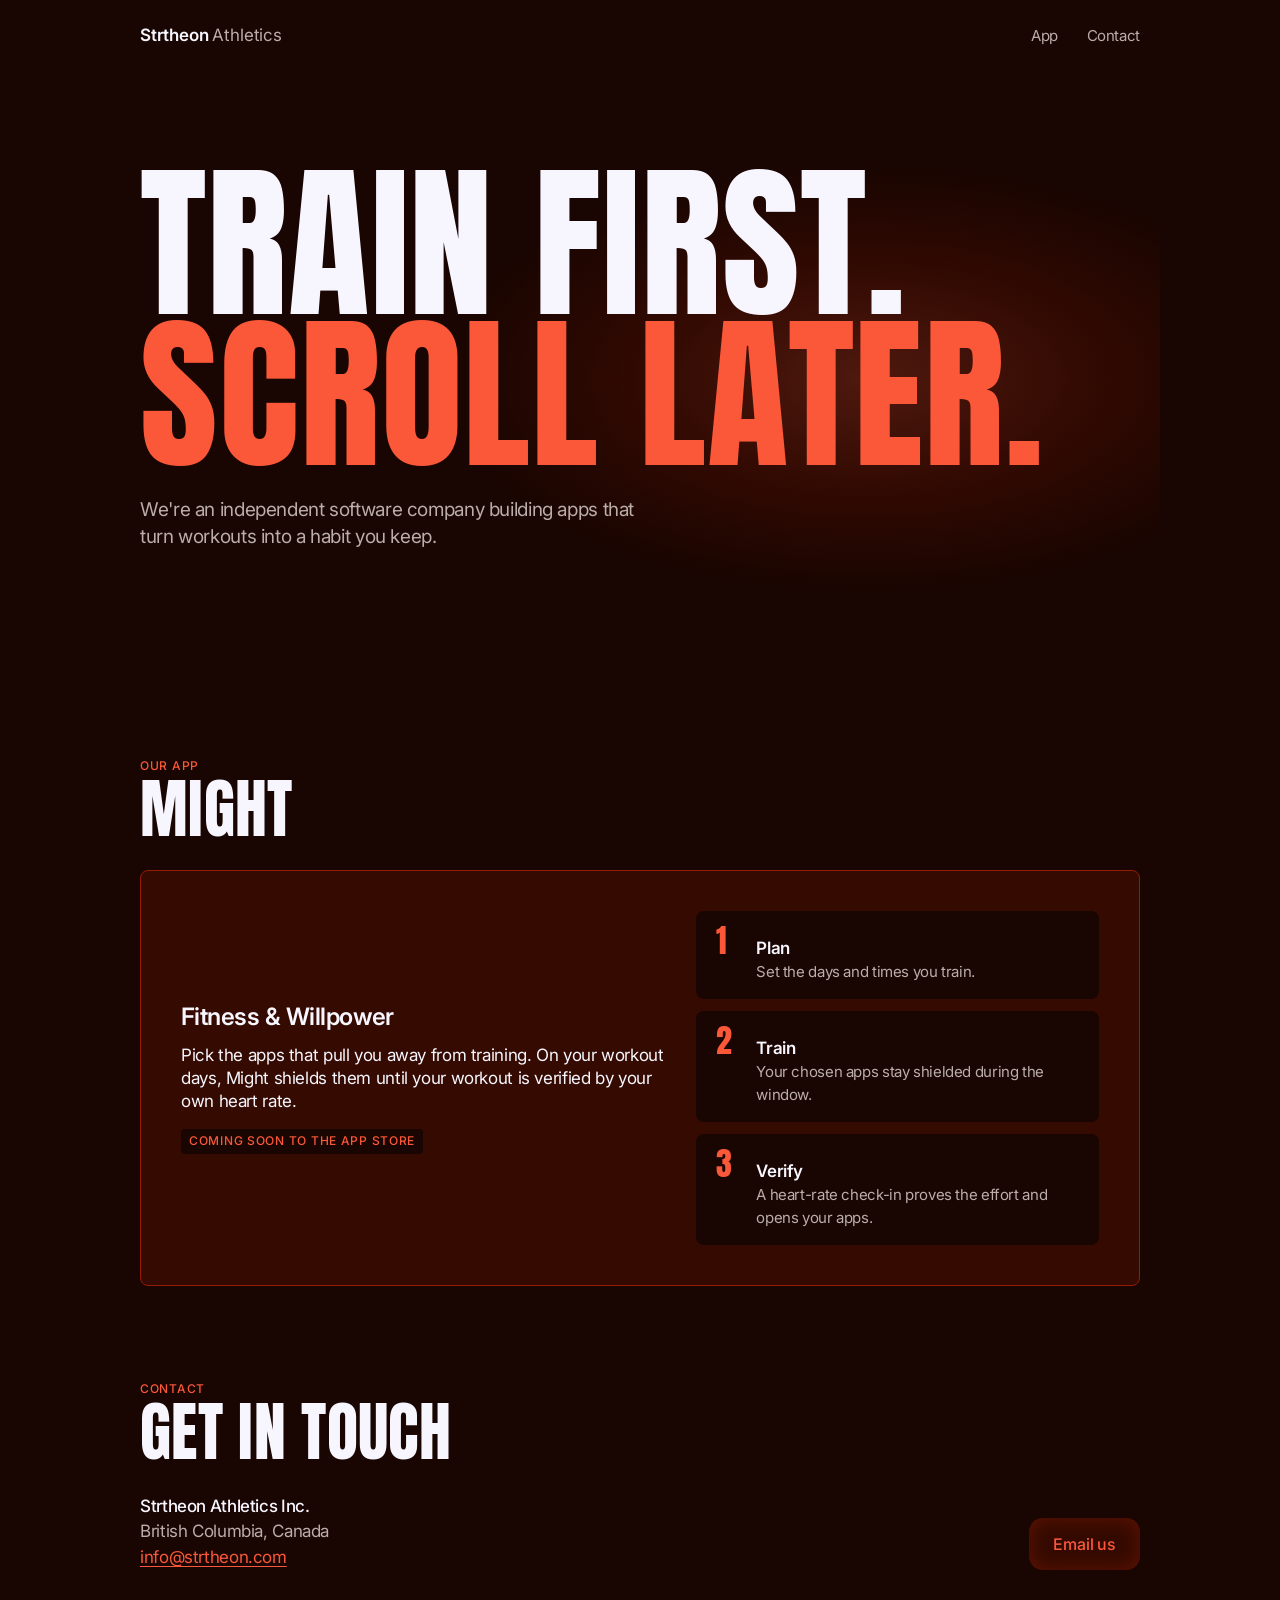
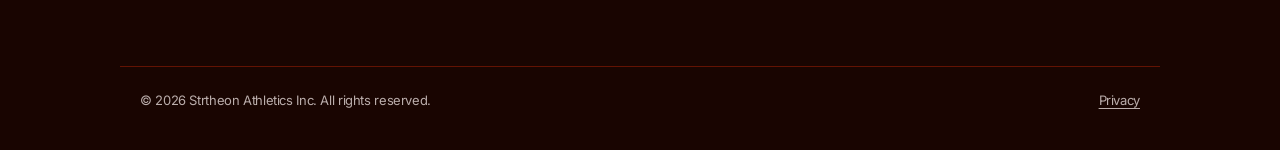
<file: index.html>
<!doctype html>
<html lang="en">
<head>
  <meta charset="utf-8">
  <meta name="viewport" content="width=device-width, initial-scale=1">
  <title>Strtheon Athletics Inc.</title>
  <meta name="description" content="Strtheon Athletics Inc. is a software company in British Columbia, Canada, that makes fitness apps.">
  <meta name="theme-color" content="#190501">
  <link rel="preconnect" href="https://fonts.googleapis.com">
  <link rel="preconnect" href="https://fonts.gstatic.com" crossorigin>
  <link rel="stylesheet" href="https://fonts.googleapis.com/css2?family=Anton&family=Inter:wght@400;500;600&display=swap">
  <link rel="stylesheet" href="style.css">
</head>
<body>
  <header class="wrap site-header">
    <a class="brand" href="/">Strtheon <span>Athletics</span></a>
    <nav class="nav">
      <a href="#app">App</a>
      <a href="#contact">Contact</a>
    </nav>
  </header>

  <main>
    <div class="wrap hero">
      <h1 class="display">Train first.<br><em>Scroll later.</em></h1>
      <p class="lede">We're an independent software company building apps that turn workouts into a habit you keep.</p>
    </div>

    <section id="app" class="wrap">
      <span class="eyebrow">Our app</span>
      <h2 class="display">Might</h2>
      <div class="app-card">
        <div>
          <h3>Fitness &amp; Willpower</h3>
          <p>Pick the apps that pull you away from training. On your workout days, Might shields them until your workout is verified by your own heart rate.</p>
          <span class="chip">Coming soon to the App Store</span>
        </div>
        <ol class="steps">
          <li><span class="num">1</span><div><strong>Plan</strong><span class="t">Set the days and times you train.</span></div></li>
          <li><span class="num">2</span><div><strong>Train</strong><span class="t">Your chosen apps stay shielded during the window.</span></div></li>
          <li><span class="num">3</span><div><strong>Verify</strong><span class="t">A heart-rate check-in proves the effort and opens your apps.</span></div></li>
        </ol>
      </div>
    </section>

    <section id="contact" class="wrap">
      <span class="eyebrow">Contact</span>
      <h2 class="display">Get in touch</h2>
      <div class="contact">
        <address>
          <strong>Strtheon Athletics Inc.</strong><br>
          British Columbia, Canada<br>
          <a href="mailto:info@strtheon.com">info@strtheon.com</a>
        </address>
        <a class="btn-glow" href="mailto:info@strtheon.com">Email us</a>
      </div>
    </section>
  </main>

  <footer class="wrap site-footer">
    <span>&copy; 2026 Strtheon Athletics Inc. All rights reserved.</span>
    <a href="privacy.html">Privacy</a>
  </footer>
</body>
</html>
</file>
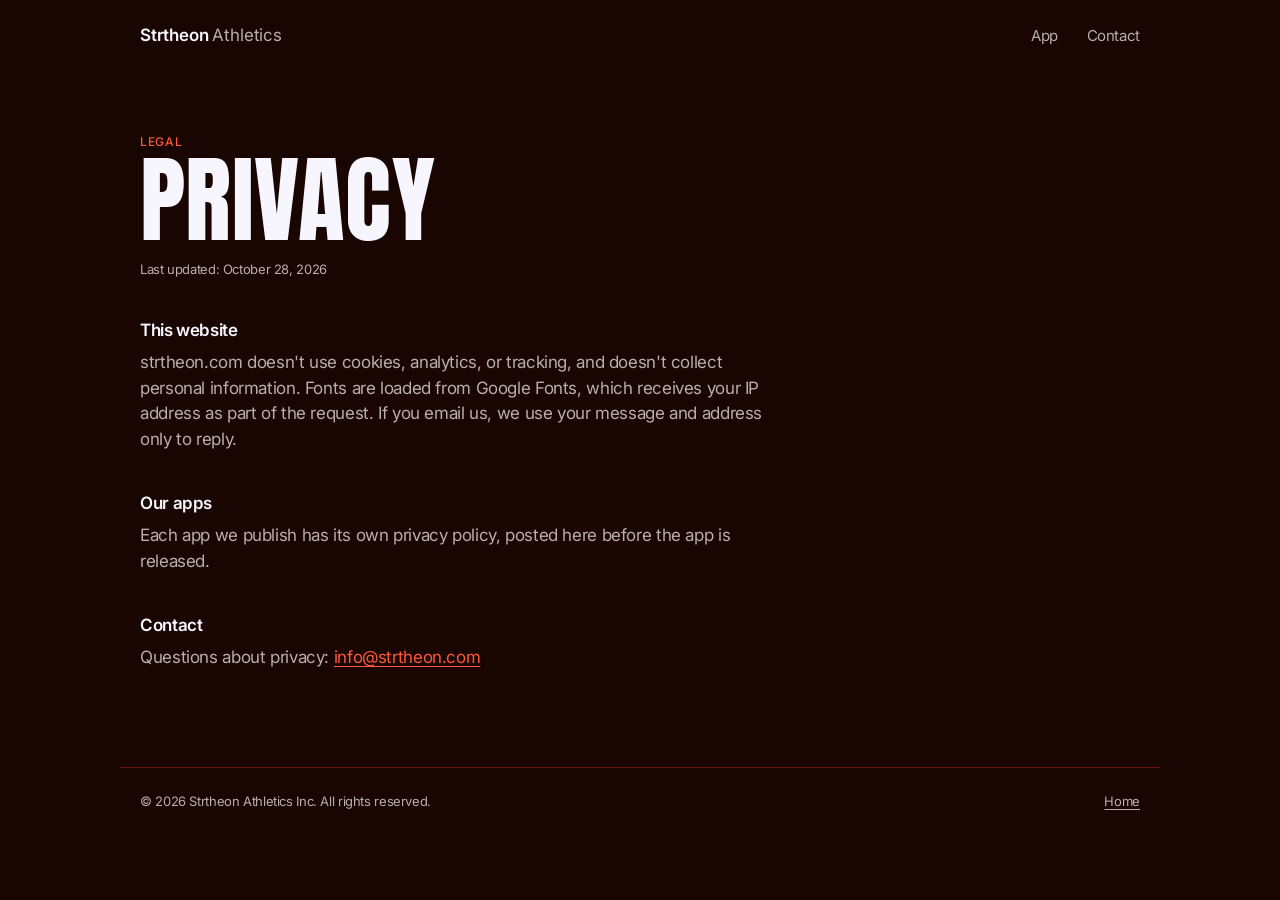
<file: privacy.html>
<!doctype html>
<html lang="en">
<head>
  <meta charset="utf-8">
  <meta name="viewport" content="width=device-width, initial-scale=1">
  <title>Privacy · Strtheon Athletics Inc.</title>
  <meta name="theme-color" content="#190501">
  <link rel="preconnect" href="https://fonts.googleapis.com">
  <link rel="preconnect" href="https://fonts.gstatic.com" crossorigin>
  <link rel="stylesheet" href="https://fonts.googleapis.com/css2?family=Anton&family=Inter:wght@400;500;600&display=swap">
  <link rel="stylesheet" href="style.css">
</head>
<body>
  <header class="wrap site-header">
    <a class="brand" href="/">Strtheon <span>Athletics</span></a>
    <nav class="nav">
      <a href="/#app">App</a>
      <a href="/#contact">Contact</a>
    </nav>
  </header>

  <main class="wrap">
    <div class="prose">
      <span class="eyebrow">Legal</span>
      <h1 class="display">Privacy</h1>
      <p class="updated">Last updated: October 28, 2026</p>

      <h2>This website</h2>
      <p>strtheon.com doesn't use cookies, analytics, or tracking, and doesn't collect personal information. Fonts are loaded from Google Fonts, which receives your IP address as part of the request. If you email us, we use your message and address only to reply.</p>

      <h2>Our apps</h2>
      <p>Each app we publish has its own privacy policy, posted here before the app is released.</p>

      <h2>Contact</h2>
      <p>Questions about privacy: <a href="mailto:info@strtheon.com">info@strtheon.com</a></p>
    </div>
  </main>

  <footer class="wrap site-footer">
    <span>&copy; 2026 Strtheon Athletics Inc. All rights reserved.</span>
    <a href="/">Home</a>
  </footer>
</body>
</html>
</file>
<file: style.css>
/*
  Strtheon Athletics site. Values follow the Might design spec
  (repfeed/docs/design/DESIGN.md and tokens.json).
  Fonts: Inter for text, Anton standing in for Druk Condensed.
*/

:root {
  /* Palette */
  --obsidian-ember: #190501;
  --dark-cocoa: #340a01;
  --molten-core: #631303;
  --signal-red: #951c04;
  --flare-orange: #fa5838;
  --warm-blush: #fcac9c;
  --linen: #f7f6ff;
  --warm-ash: #baadab;

  /* Type */
  --font-text: "Inter", -apple-system, BlinkMacSystemFont, "Helvetica Neue", Arial, sans-serif;
  --font-display: "Druk Condensed Super", "Anton", "Impact", sans-serif;

  /* Spacing (4pt grid) */
  --margin: 20px;
  --section-gap: 96px;
}

* { box-sizing: border-box; }

html { -webkit-text-size-adjust: 100%; }

body {
  margin: 0;
  background: var(--obsidian-ember);
  color: var(--linen);
  font-family: var(--font-text);
  font-size: 17px;
  line-height: 1.35;
  letter-spacing: -0.022em;
  -webkit-font-smoothing: antialiased;
}

a { color: var(--flare-orange); text-underline-offset: 3px; }

.wrap { max-width: 1040px; margin: 0 auto; padding: 0 var(--margin); }

/* Header */
.site-header {
  display: flex;
  align-items: center;
  justify-content: space-between;
  padding-top: 24px;
  padding-bottom: 24px;
}
.brand {
  color: var(--linen);
  font-weight: 600;
  text-decoration: none;
  letter-spacing: -0.01em;
}
.brand span { color: var(--warm-ash); font-weight: 400; }
.nav a {
  color: var(--warm-ash);
  font-size: 15px;
  text-decoration: none;
  margin-left: 24px;
}
.nav a:hover { color: var(--linen); }

/* Eyebrow + display heading */
.eyebrow {
  display: block;
  color: var(--flare-orange);
  font-size: 12px;
  font-weight: 500;
  line-height: 1.2;
  letter-spacing: 0.06em;
  text-transform: uppercase;
  margin: 0 0 8px;
}
.display {
  font-family: var(--font-display);
  font-weight: 400;
  text-transform: uppercase;
  line-height: 0.9;
  letter-spacing: 0.005em;
  margin: 0;
}

/* Hero: embers on obsidian */
.hero {
  position: relative;
  padding-top: 96px;
  padding-bottom: 112px;
  overflow: hidden;
}
.hero::before {
  content: "";
  position: absolute;
  inset: 0;
  background: radial-gradient(ellipse 55% 48% at 72% 52%, rgba(250, 88, 56, 0.24), rgba(99, 19, 3, 0.32) 40%, transparent 75%);
  pointer-events: none;
}
.hero > * { position: relative; }
.hero .display { font-size: clamp(64px, 14vw, 168px); }
.hero .display em { font-style: normal; color: var(--flare-orange); }
.hero .lede {
  max-width: 520px;
  margin: 28px 0 0;
  color: var(--warm-ash);
  font-size: 19px;
  line-height: 1.4;
}

/* Sections */
section.wrap { padding-top: var(--section-gap); }
section > .display { font-size: clamp(40px, 7vw, 64px); margin-bottom: 32px; }

/* App card */
.app-card {
  display: grid;
  grid-template-columns: 1.2fr 1fr;
  gap: 32px;
  align-items: center;
  background: var(--dark-cocoa);
  border: 1px solid var(--signal-red);
  border-radius: 8px;
  padding: 40px;
}
.app-card h3 {
  font-size: 24px;
  font-weight: 600;
  line-height: 1.2;
  letter-spacing: -0.022em;
  margin: 0 0 12px;
}
.app-card p { margin: 0 0 16px; }
.chip {
  display: inline-block;
  padding: 4px 8px;
  border-radius: 4px;
  background: var(--obsidian-ember);
  color: var(--flare-orange);
  font-size: 12px;
  font-weight: 500;
  letter-spacing: 0.06em;
  text-transform: uppercase;
}

/* Three-step strip inside the card */
.steps { list-style: none; margin: 0; padding: 0; display: grid; gap: 12px; }
.steps li {
  display: flex;
  gap: 16px;
  align-items: baseline;
  padding: 16px 20px;
  background: var(--obsidian-ember);
  border-radius: 8px;
}
.steps .num {
  font-family: var(--font-display);
  font-size: 32px;
  line-height: 0.9;
  color: var(--flare-orange);
  min-width: 24px;
}
.steps strong { display: block; font-weight: 600; }
.steps span.t { color: var(--warm-ash); font-size: 15px; line-height: 1.4; }

/* Contact */
.contact { display: flex; flex-wrap: wrap; gap: 16px 48px; align-items: flex-end; justify-content: space-between; }
.contact address { font-style: normal; color: var(--warm-ash); line-height: 1.5; }
.contact address strong { color: var(--linen); font-weight: 500; }

/* Glow button (DESIGN.md: Dark Cocoa fill, inset Molten Core glow, Flare Orange label) */
.btn-glow {
  display: inline-flex;
  align-items: center;
  height: 52px;
  padding: 0 24px;
  border-radius: 14px;
  background: var(--dark-cocoa);
  box-shadow: inset 0 0 20px var(--molten-core);
  color: var(--flare-orange);
  font-size: 16px;
  font-weight: 500;
  letter-spacing: -0.01em;
  text-decoration: none;
  transition: background 150ms;
}
.btn-glow:hover { background: var(--molten-core); }

/* Prose pages (privacy) */
.prose { max-width: 640px; padding-top: 64px; }
.prose .display { font-size: clamp(56px, 10vw, 96px); margin-bottom: 16px; }
.prose h2 { font-size: 17px; font-weight: 600; margin: 40px 0 8px; }
.prose p { color: var(--warm-ash); line-height: 1.5; margin: 0 0 12px; }
.prose .updated { color: var(--warm-ash); font-size: 13px; }

/* Footer */
.wrap.site-footer {
  margin-top: var(--section-gap);
  border-top: 1px solid var(--molten-core);
  padding-top: 24px;
  padding-bottom: 40px;
  display: flex;
  flex-wrap: wrap;
  gap: 8px 24px;
  justify-content: space-between;
  color: var(--warm-ash);
  font-size: 13px;
  line-height: 1.4;
}
.site-footer a { color: var(--warm-ash); }

@media (max-width: 760px) {
  :root { --section-gap: 72px; }
  .hero { padding-top: 56px; padding-bottom: 80px; }
  .app-card { grid-template-columns: 1fr; padding: 24px 20px; }
  .nav a { margin-left: 16px; }
}
</file>
